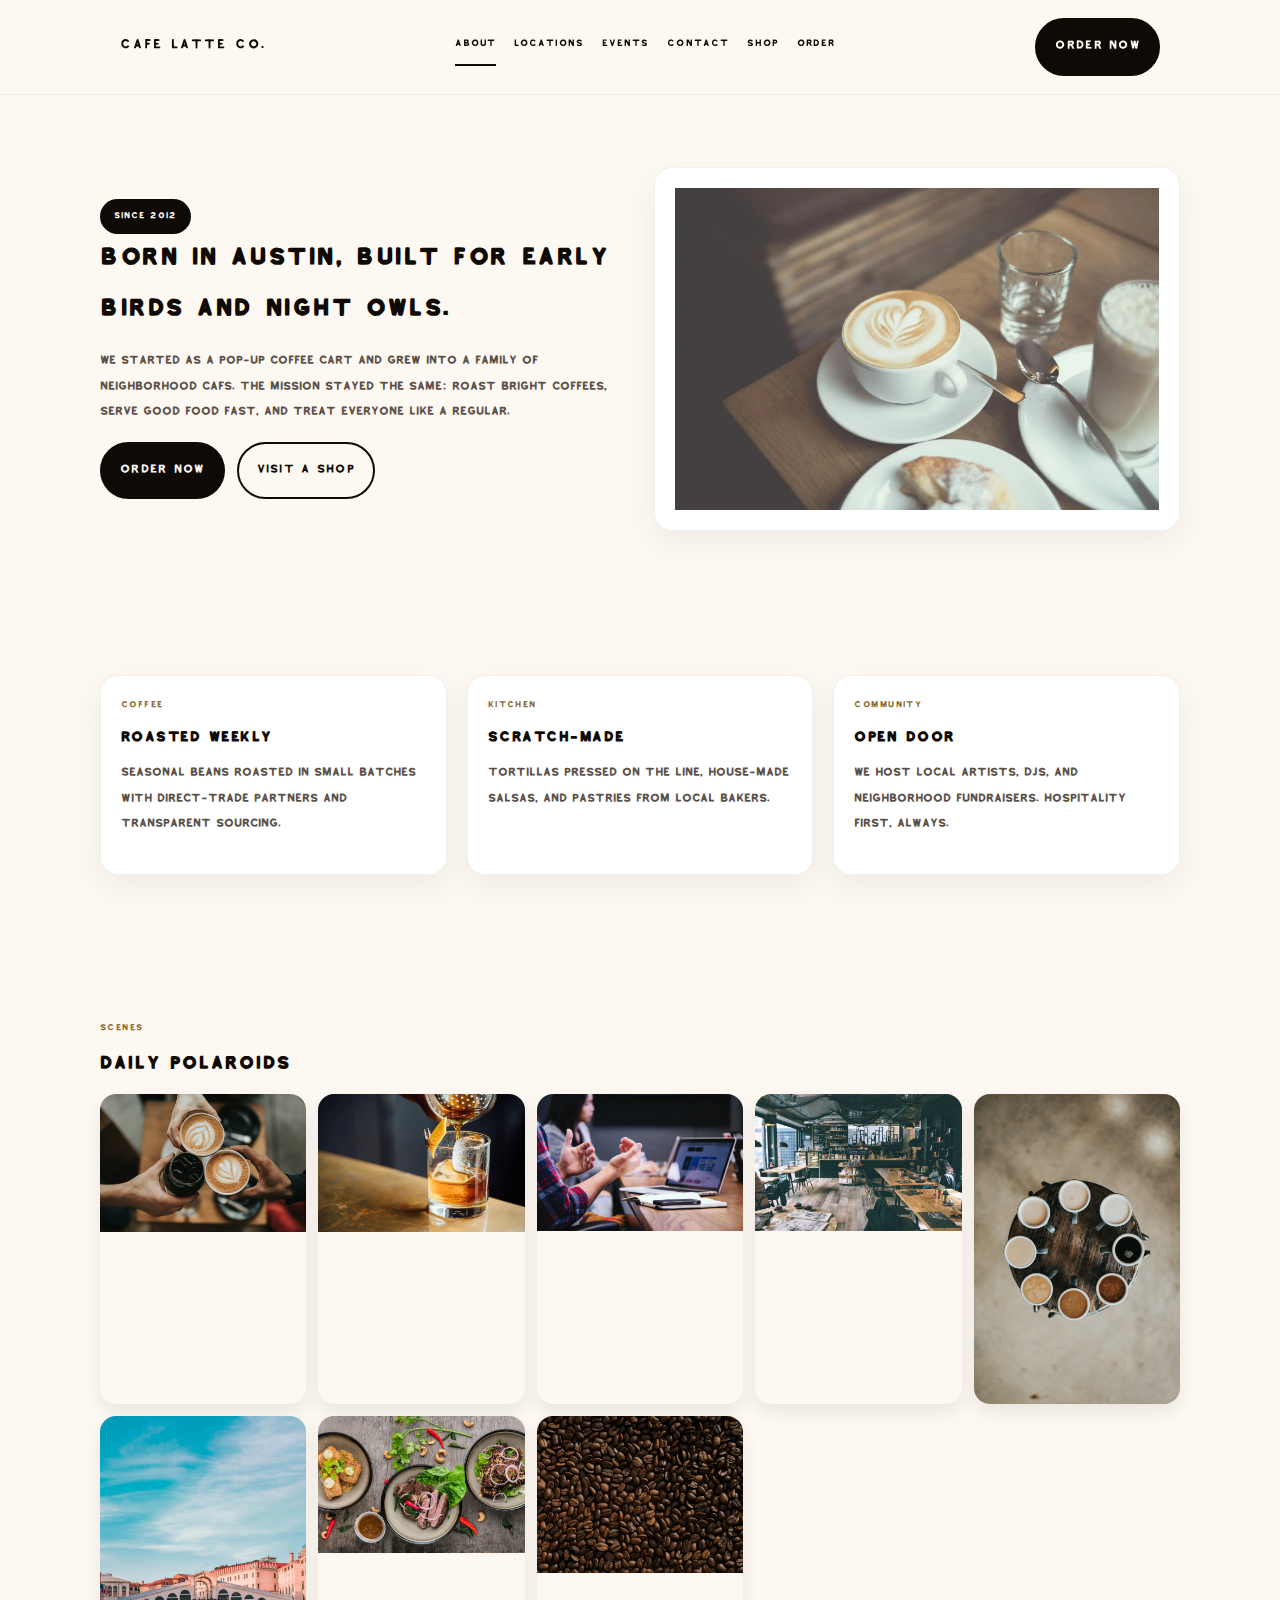
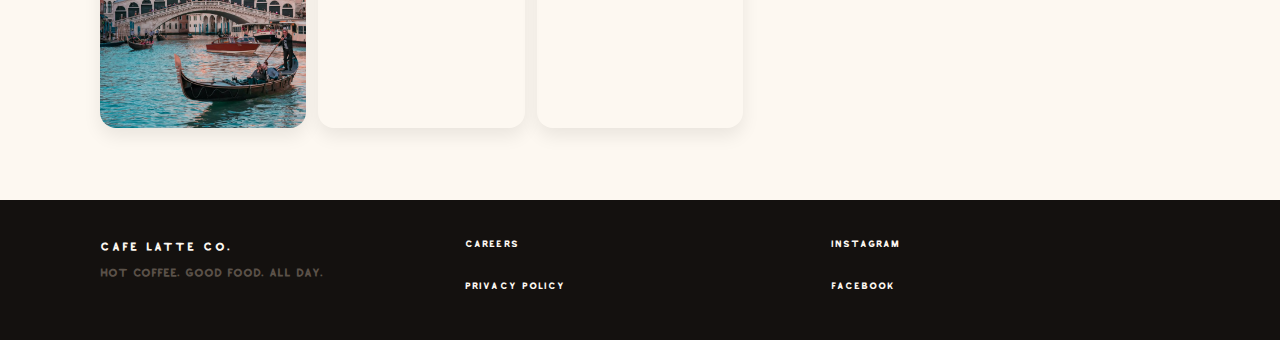
<file: about/index.html>
<!doctype html>
<html lang="en">
<head>
  <meta charset="UTF-8">
  <meta name="viewport" content="width=device-width, initial-scale=1.0">
  <title>About | Cafe Latte Co.</title>
  <meta name="description" content="Our Austin-born coffee shop story, values, and the crew roasting, cooking, and serving every day.">
  <meta property="og:title" content="About Cafe Latte Co.">
  <meta property="og:description" content="Coffee, tacos, and community across Austin.">
  <meta property="og:image" content="../assets/images/sunlit-lounge.jpg">
  <link rel="stylesheet" href="../assets/css/styles.css">
  <script>window.__BASE_PATH__ = "../";</script>
  <script src="../assets/js/main.js" defer></script>
</head>
<body data-page="about">
  <header data-nav></header>
  <main class="page">
    <section class="section">
      <div class="container split">
        <div>
          <div class="pill">Since 2012</div>
          <h1>Born in Austin, built for early birds and night owls.</h1>
          <p>We started as a pop-up coffee cart and grew into a family of neighborhood cafés. The mission stayed the same: roast bright coffees, serve good food fast, and treat everyone like a regular.</p>
          <div class="btn-row">
            <a class="btn primary" href="../order/">Order now</a>
            <a class="btn" href="../locations/">Visit a shop</a>
          </div>
        </div>
        <div class="card">
          <picture>
            <source srcset="../assets/images/sunlit-lounge.webp" type="image/webp">
            <img src="../assets/images/sunlit-lounge.jpg" alt="Light-filled cafe interior">
          </picture>
        </div>
      </div>
    </section>
    <section class="section">
      <div class="container grid cards-3">
        <div class="card">
          <div class="eyebrow">Coffee</div>
          <h3>Roasted weekly</h3>
          <p>Seasonal beans roasted in small batches with direct-trade partners and transparent sourcing.</p>
        </div>
        <div class="card">
          <div class="eyebrow">Kitchen</div>
          <h3>Scratch-made</h3>
          <p>Tortillas pressed on the line, house-made salsas, and pastries from local bakers.</p>
        </div>
        <div class="card">
          <div class="eyebrow">Community</div>
          <h3>Open door</h3>
          <p>We host local artists, DJs, and neighborhood fundraisers. Hospitality first, always.</p>
        </div>
      </div>
    </section>
    <div data-photo-grid></div>
  </main>
  <div data-footer></div>
</body>
</html>
</file>
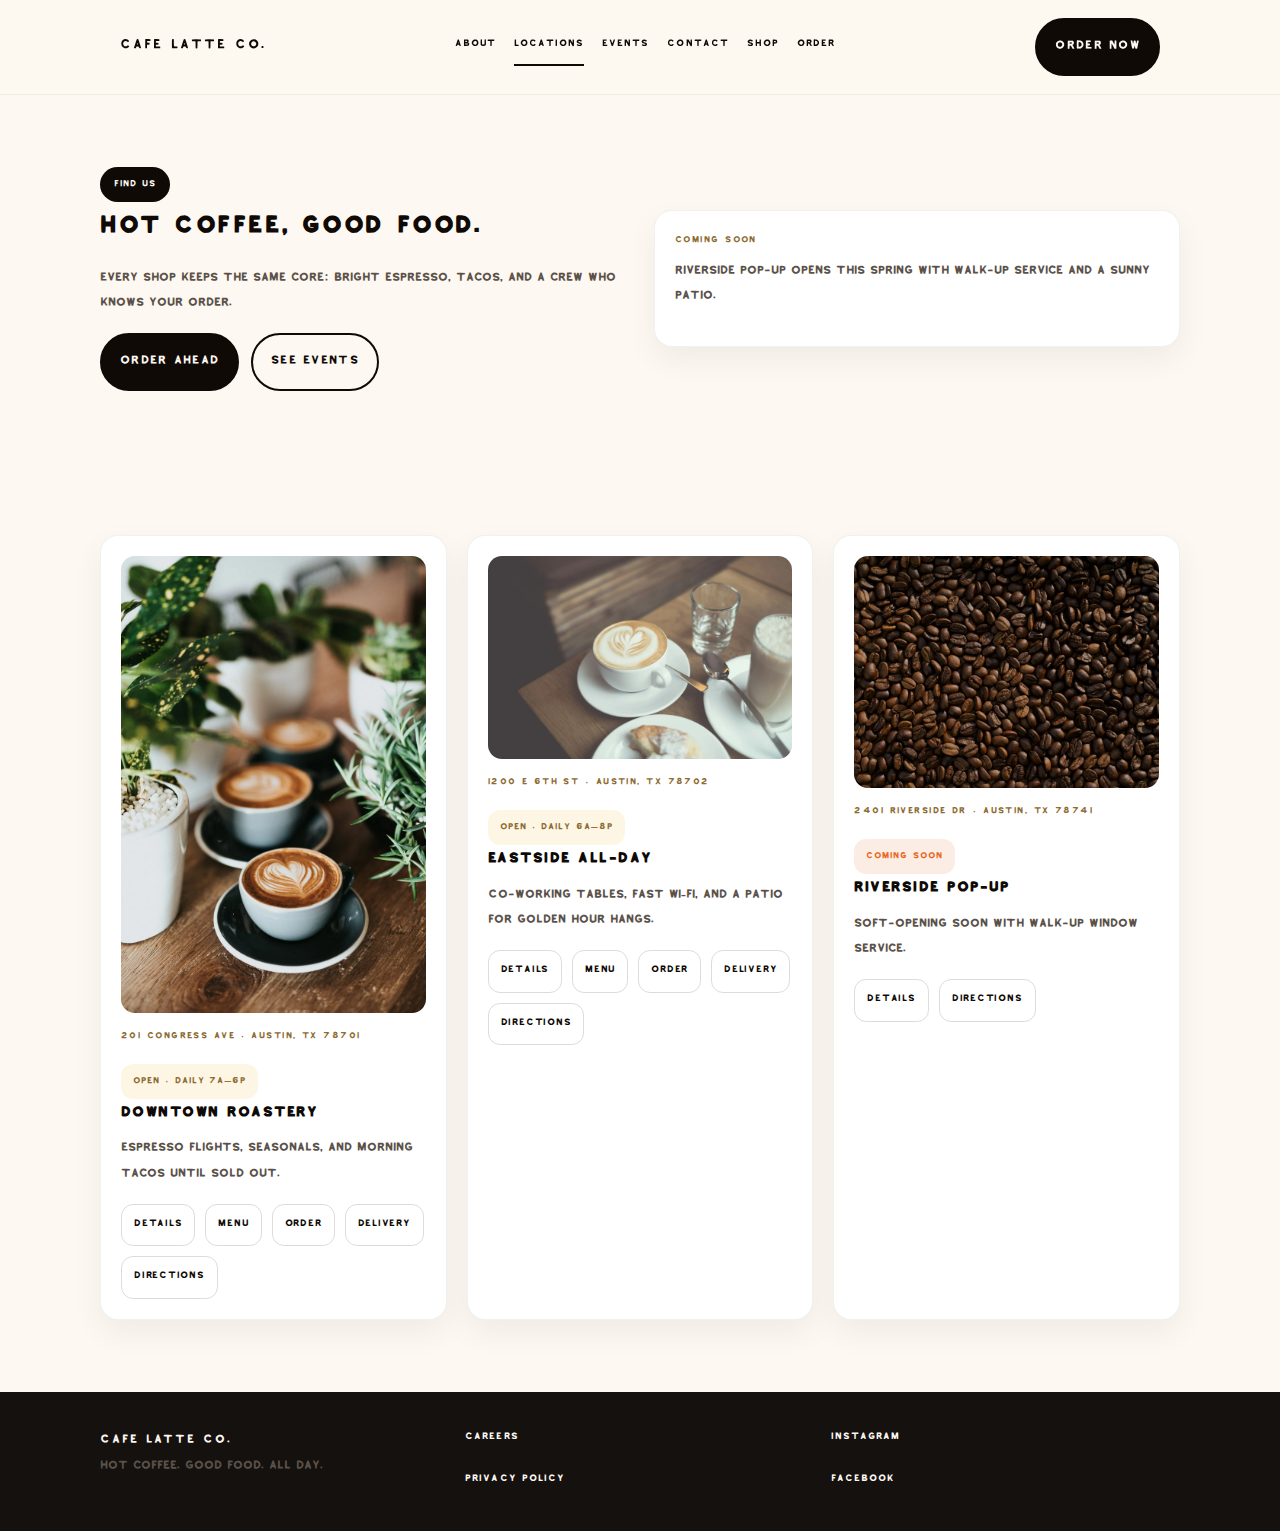
<file: locations/index.html>
<!doctype html>
<html lang="en">
<head>
  <meta charset="UTF-8">
  <meta name="viewport" content="width=device-width, initial-scale=1.0">
  <title>Locations | Cafe Latte Co.</title>
  <meta name="description" content="Find a Cafe Latte Co. location near you. Hours, addresses, and ordering links.">
  <meta property="og:title" content="Cafe Latte Co. Locations">
  <meta property="og:description" content="Coffee, tacos, and community across Austin.">
  <meta property="og:image" content="../assets/images/bar-line.jpg">
  <link rel="stylesheet" href="../assets/css/styles.css">
  <script>window.__BASE_PATH__ = "../";</script>
  <script src="../assets/js/main.js" defer></script>
</head>
<body data-page="locations">
  <header data-nav></header>
  <main class="page">
    <section class="section">
      <div class="container split">
        <div>
          <div class="pill">Find us</div>
          <h1>Hot coffee, good food.</h1>
          <p>Every shop keeps the same core: bright espresso, tacos, and a crew who knows your order.</p>
          <div class="btn-row">
            <a class="btn primary" href="../order/">Order ahead</a>
            <a class="btn" href="../events/">See events</a>
          </div>
        </div>
        <div class="card">
          <p class="eyebrow">Coming soon</p>
          <p>Riverside pop-up opens this spring with walk-up service and a sunny patio.</p>
        </div>
      </div>
    </section>
    <section class="section">
      <div class="container grid cards-3" data-locations-list></div>
    </section>
  </main>
  <div data-footer></div>
</body>
</html>
</file>
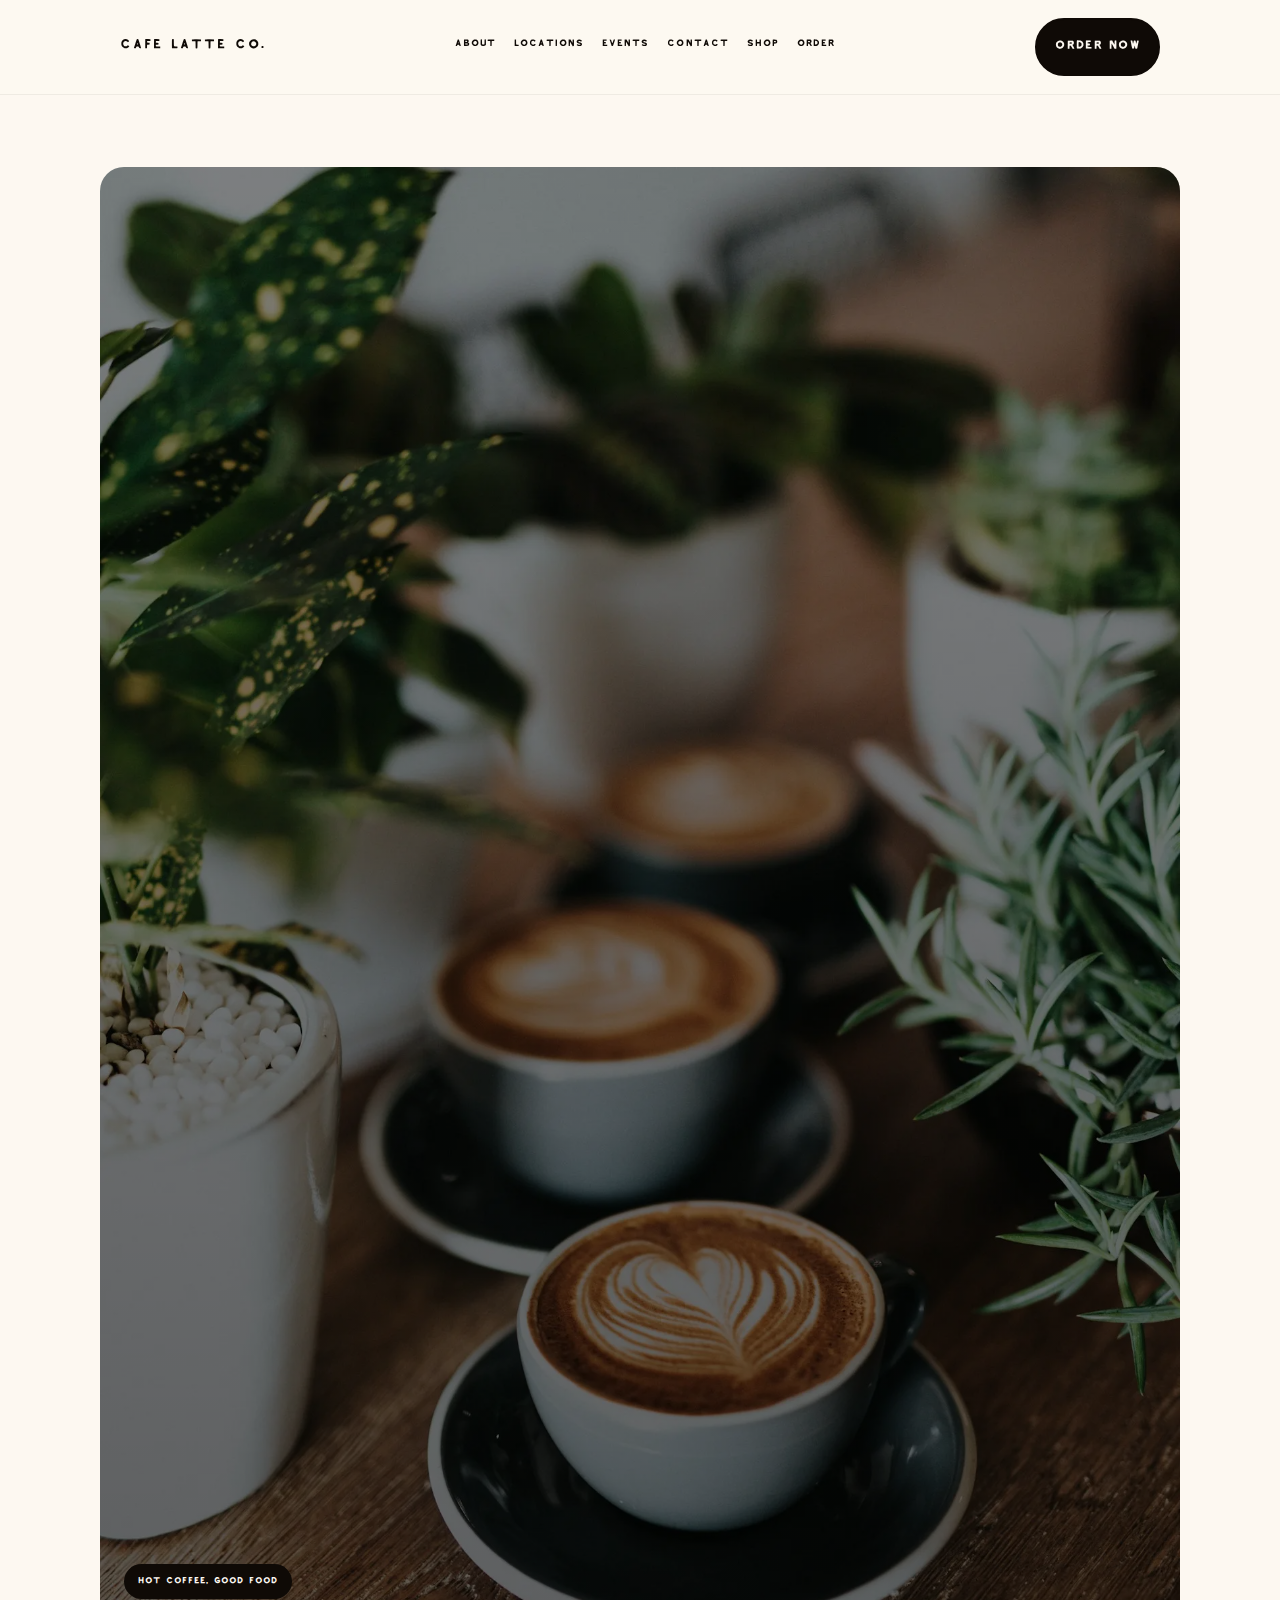
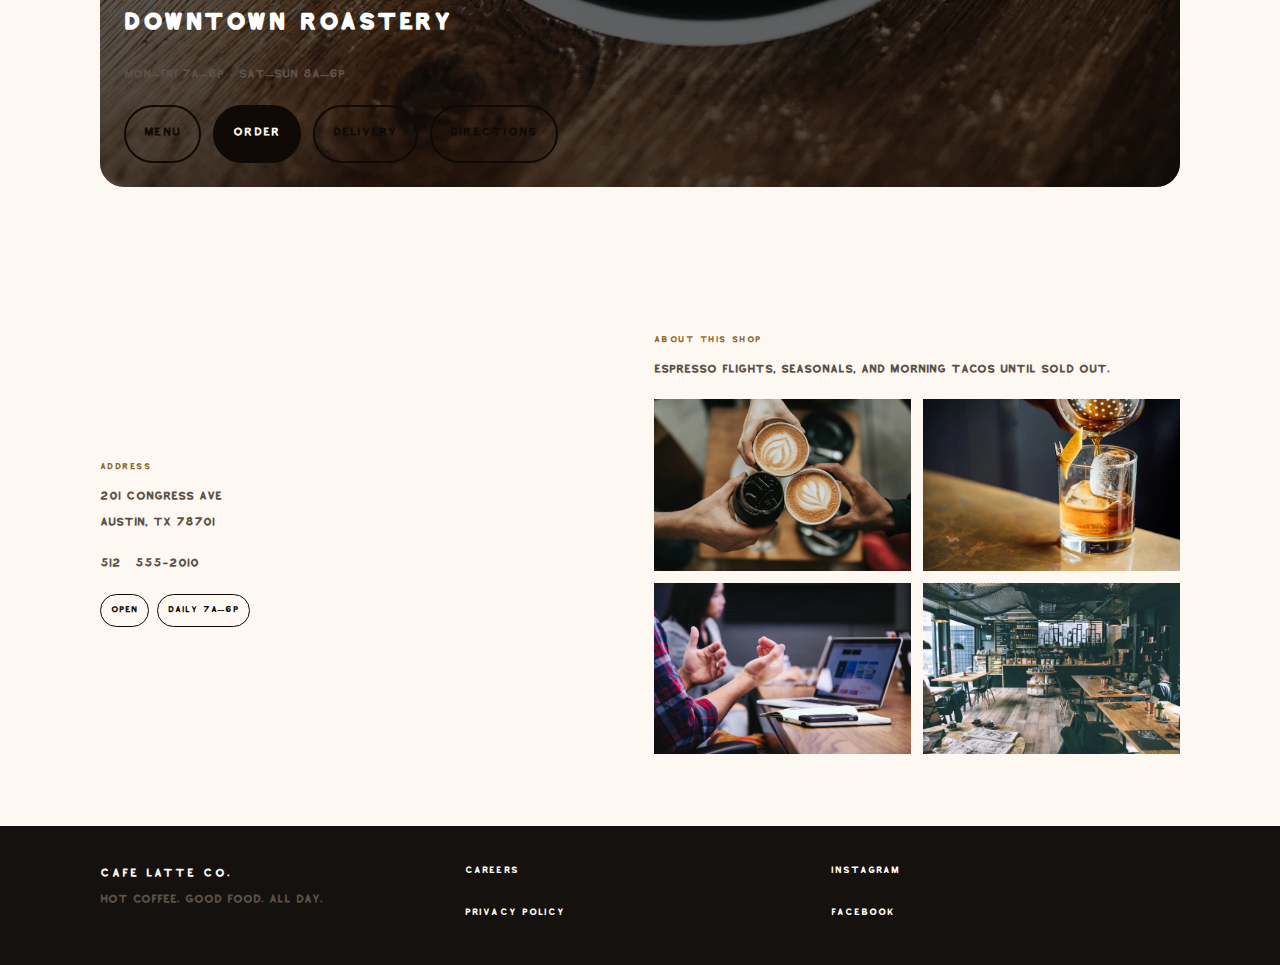
<file: locations/downtown.html>
<!doctype html>
<html lang="en">
<head>
  <meta charset="UTF-8">
  <meta name="viewport" content="width=device-width, initial-scale=1.0">
  <title>Downtown Roastery | Cafe Latte Co.</title>
  <meta name="description" content="Details, hours, and ordering for Downtown Roastery at Cafe Latte Co..">
  <meta property="og:title" content="Downtown Roastery | Cafe Latte Co.">
  <meta property="og:description" content="Coffee, tacos, and community in 201 Congress Ave, Austin, TX 78701.">
  <meta property="og:image" content="../assets/images/bar-line.jpg">
  <link rel="stylesheet" href="../assets/css/styles.css">
  <script>window.__BASE_PATH__ = "../";</script>
  <script src="../assets/js/main.js" defer></script>
</head>
<body data-page="location-detail" data-location-slug="downtown">
  <header data-nav></header>
  <main class="page">
    <div data-location-detail></div>
  </main>
  <div data-footer></div>
</body>
</html>
</file>
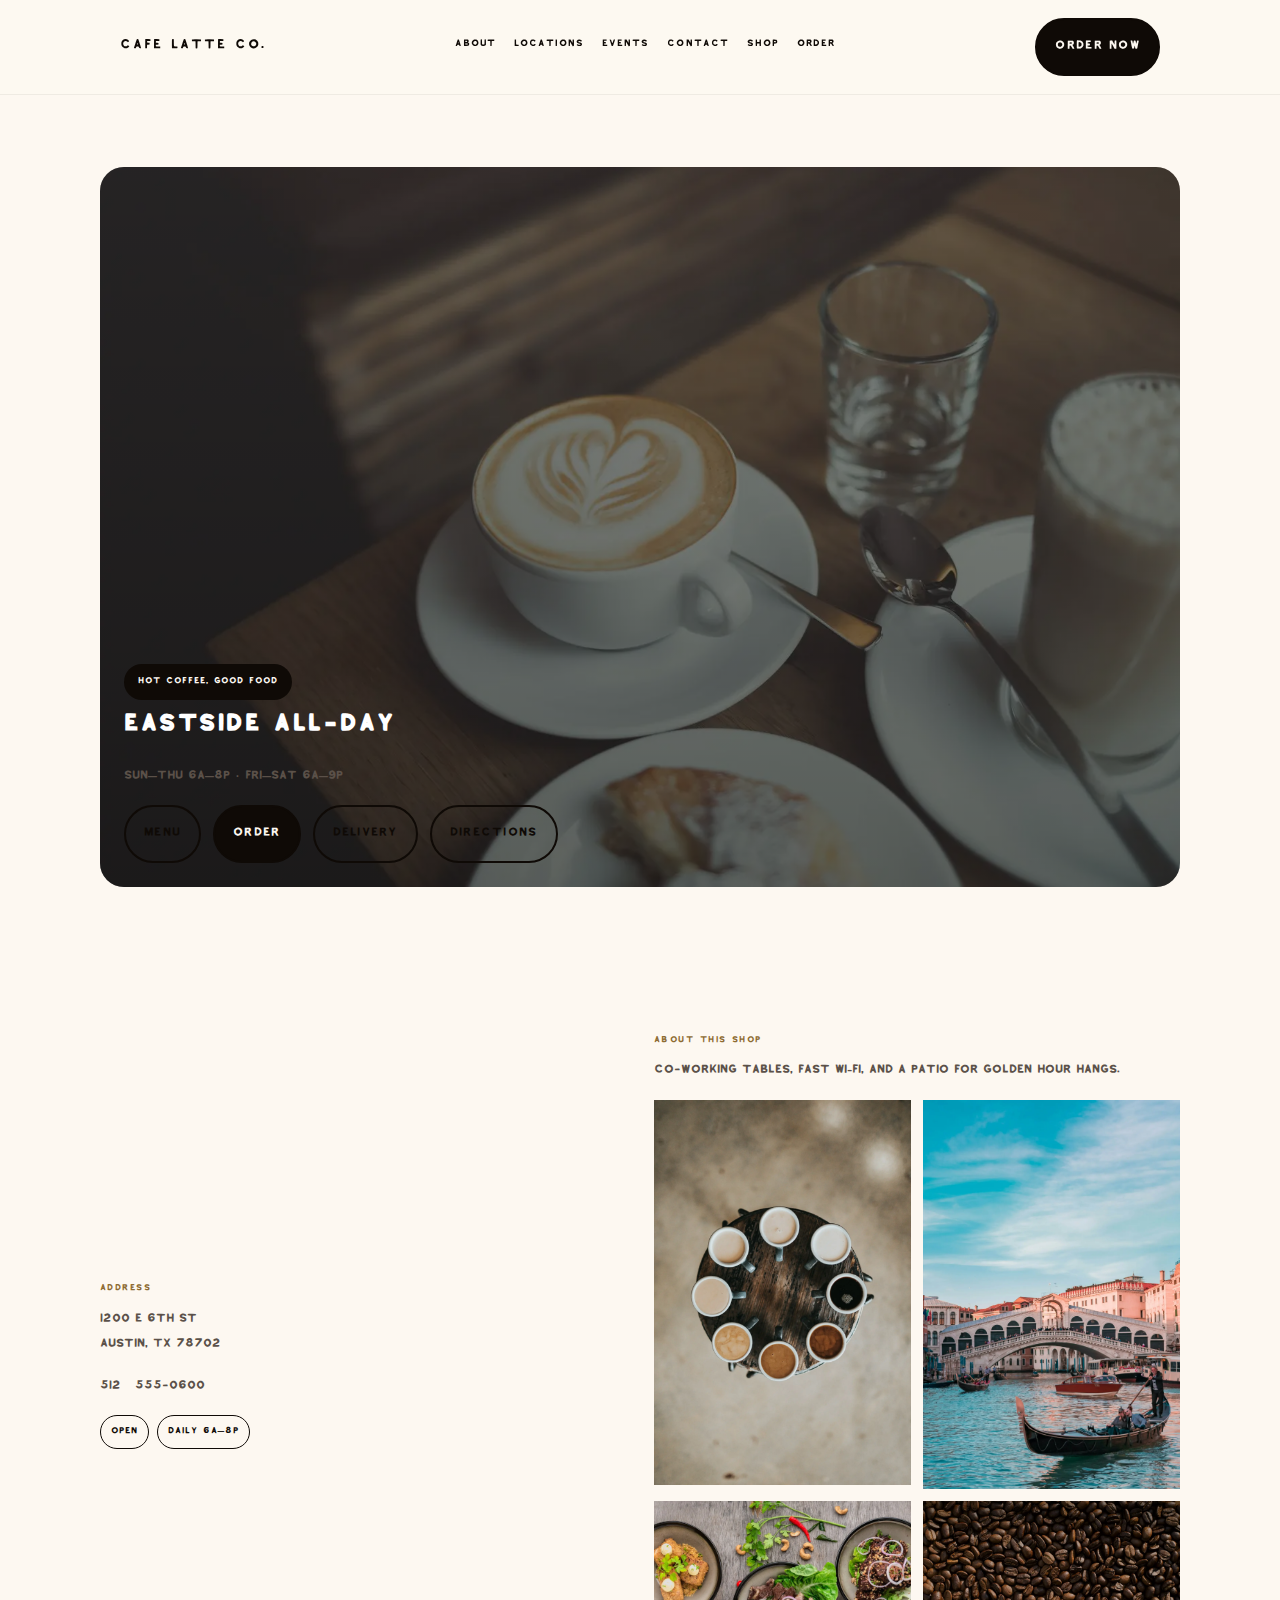
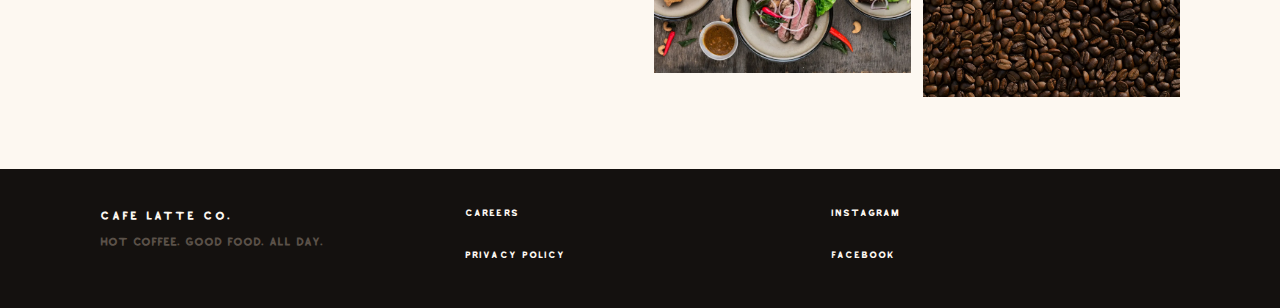
<file: locations/eastside.html>
<!doctype html>
<html lang="en">
<head>
  <meta charset="UTF-8">
  <meta name="viewport" content="width=device-width, initial-scale=1.0">
  <title>Eastside All-Day | Cafe Latte Co.</title>
  <meta name="description" content="Details, hours, and ordering for Eastside All-Day at Cafe Latte Co..">
  <meta property="og:title" content="Eastside All-Day | Cafe Latte Co.">
  <meta property="og:description" content="Coffee, tacos, and community in 1200 E 6th St, Austin, TX 78702.">
  <meta property="og:image" content="../assets/images/sunlit-lounge.jpg">
  <link rel="stylesheet" href="../assets/css/styles.css">
  <script>window.__BASE_PATH__ = "../";</script>
  <script src="../assets/js/main.js" defer></script>
</head>
<body data-page="location-detail" data-location-slug="eastside">
  <header data-nav></header>
  <main class="page">
    <div data-location-detail></div>
  </main>
  <div data-footer></div>
</body>
</html>
</file>
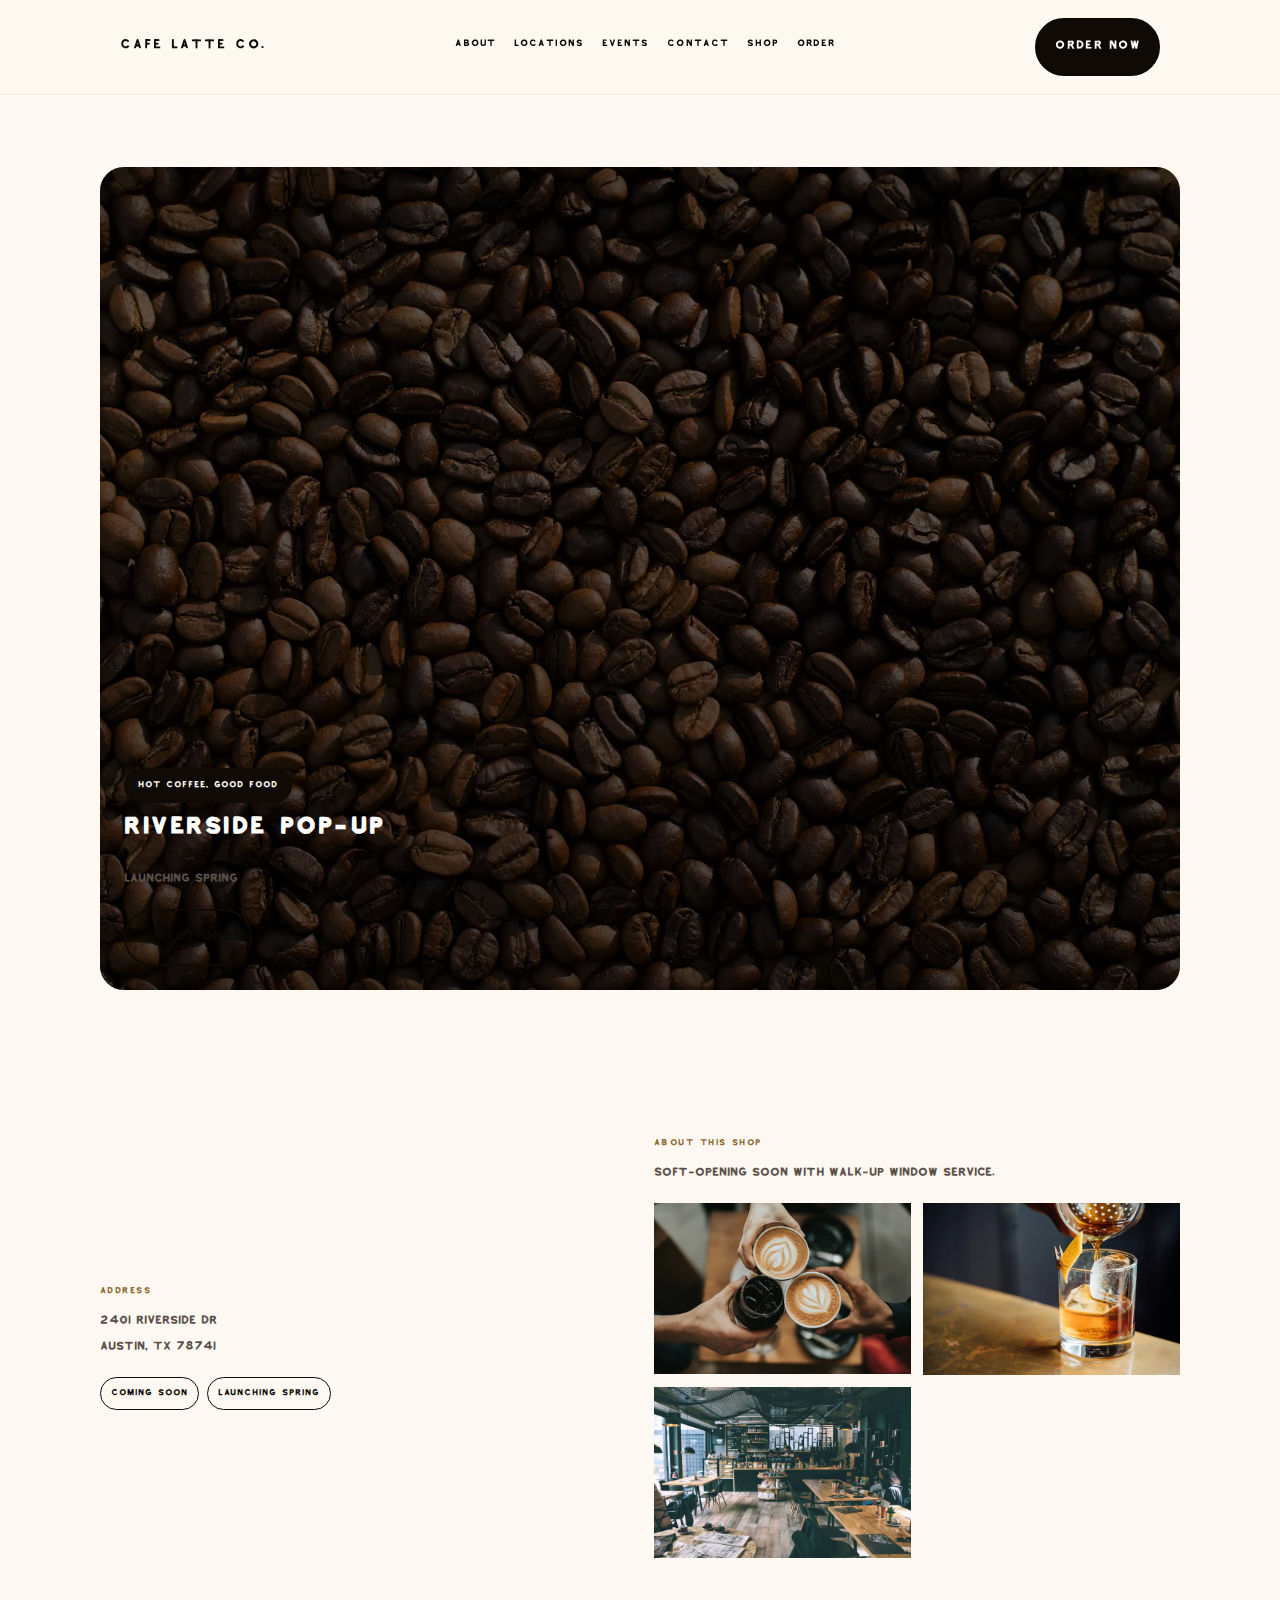
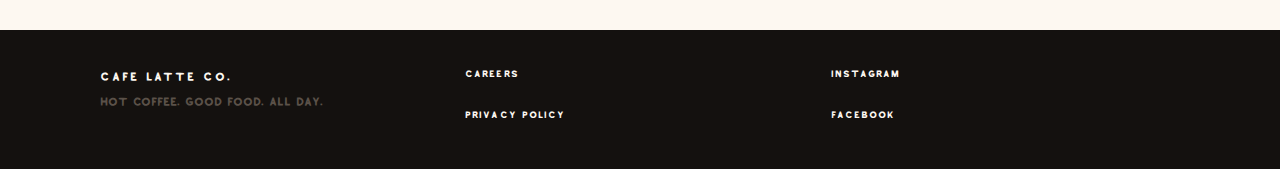
<file: locations/riverside.html>
<!doctype html>
<html lang="en">
<head>
  <meta charset="UTF-8">
  <meta name="viewport" content="width=device-width, initial-scale=1.0">
  <title>Riverside Pop-Up | Cafe Latte Co.</title>
  <meta name="description" content="Details, hours, and ordering for Riverside Pop-Up at Cafe Latte Co..">
  <meta property="og:title" content="Riverside Pop-Up | Cafe Latte Co.">
  <meta property="og:description" content="Coffee, tacos, and community in 2401 Riverside Dr, Austin, TX 78741.">
  <meta property="og:image" content="../assets/images/night-exterior.jpg">
  <link rel="stylesheet" href="../assets/css/styles.css">
  <script>window.__BASE_PATH__ = "../";</script>
  <script src="../assets/js/main.js" defer></script>
</head>
<body data-page="location-detail" data-location-slug="riverside">
  <header data-nav></header>
  <main class="page">
    <div data-location-detail></div>
  </main>
  <div data-footer></div>
</body>
</html>
</file>
<file: assets/css/styles.css>
@font-face {
  font-family: "CafeLatteCo";
  src: url("../fonts/CafeLatteCoFont.woff2") format("woff2"),
       url("../fonts/CafeLatteCoFont.woff") format("woff");
  font-weight: 400;
  font-style: normal;
  font-display: swap;
}

:root {
  --font-display: "CafeLatteCo", "Helvetica Neue", Arial, sans-serif;
  --font-body: "CafeLatteCo", "Helvetica Neue", Arial, sans-serif;
  --color-ink: #0f0a06;
  --color-cream: #fdf8f1;
  --color-amber: #f4c95d;
  --color-olive: #8d6b32;
  --color-rust: #e86824;
  --color-graphite: #14110f;
  --color-muted: #5b5149;
  --container: 1080px;
  --transition: 180ms ease;
}

*,
*::before,
*::after {
  box-sizing: border-box;
}

body {
  margin: 0;
  font-family: var(--font-body);
  background: var(--color-cream);
  color: var(--color-ink);
  line-height: 1.6;
  text-rendering: optimizeLegibility;
}

img {
  max-width: 100%;
  display: block;
}

a {
  color: inherit;
  text-decoration: none;
}

h1,
h2,
h3,
h4 {
  font-family: var(--font-display);
  letter-spacing: 0.08em;
  text-transform: uppercase;
  margin: 0 0 0.4em;
}

p {
  margin: 0 0 1em;
  color: var(--color-muted);
}

.page {
  min-height: 100vh;
  display: flex;
  flex-direction: column;
}

.section {
  padding: 72px 20px;
}

.container {
  width: min(100%, var(--container));
  margin: 0 auto;
}

.pill {
  display: inline-flex;
  align-items: center;
  padding: 8px 14px;
  border-radius: 999px;
  background: var(--color-ink);
  color: var(--color-cream);
  font-size: 12px;
  letter-spacing: 0.08em;
  text-transform: uppercase;
}

.eyebrow {
  font-size: 12px;
  letter-spacing: 0.12em;
  text-transform: uppercase;
  color: var(--color-olive);
  margin-bottom: 8px;
}

.btn-row {
  display: flex;
  flex-wrap: wrap;
  gap: 12px;
}

.btn {
  display: inline-flex;
  align-items: center;
  justify-content: center;
  padding: 14px 18px;
  border-radius: 999px;
  font-family: var(--font-display);
  letter-spacing: 0.08em;
  text-transform: uppercase;
  border: 2px solid var(--color-ink);
  color: var(--color-ink);
  background: transparent;
  cursor: pointer;
  transition: transform var(--transition), background var(--transition), color var(--transition);
}

.btn.primary {
  background: var(--color-ink);
  color: var(--color-cream);
}

.btn:focus-visible {
  outline: 2px solid var(--color-rust);
  outline-offset: 2px;
}

.btn:hover {
  transform: translateY(-2px);
}

.chip {
  display: inline-flex;
  padding: 6px 10px;
  border-radius: 999px;
  border: 1px solid var(--color-ink);
  font-size: 12px;
  letter-spacing: 0.08em;
  text-transform: uppercase;
}

header {
  position: sticky;
  top: 0;
  z-index: 20;
  backdrop-filter: blur(14px);
  background: rgba(253, 248, 241, 0.9);
  border-bottom: 1px solid rgba(15, 10, 6, 0.06);
}

.nav {
  display: flex;
  align-items: center;
  justify-content: space-between;
  padding: 18px 20px;
  width: min(100%, var(--container));
  margin: 0 auto;
}

.nav__brand {
  font-family: var(--font-display);
  letter-spacing: 0.12em;
  text-transform: uppercase;
  font-size: 18px;
}

.nav__links {
  display: flex;
  align-items: center;
  gap: 18px;
}

.nav__links a {
  letter-spacing: 0.08em;
  text-transform: uppercase;
  font-size: 13px;
  padding: 8px 0;
  border-bottom: 2px solid transparent;
  transition: border-color var(--transition);
}

.nav__links a:hover,
.nav__links a[aria-current="page"] {
  border-color: var(--color-ink);
}

.nav__cta {
  margin-left: 12px;
}

.nav__toggle {
  display: none;
  background: none;
  border: 0;
  padding: 8px;
  cursor: pointer;
}

.nav__toggle span {
  display: block;
  width: 22px;
  height: 2px;
  margin: 5px 0;
  background: var(--color-ink);
}

.mobile-drawer {
  position: fixed;
  inset: 0;
  background: rgba(20, 17, 15, 0.9);
  color: var(--color-cream);
  display: none;
  flex-direction: column;
  padding: 28px 20px;
  gap: 20px;
}

.mobile-drawer.open {
  display: flex;
}

.mobile-drawer a {
  font-family: var(--font-display);
  letter-spacing: 0.12em;
  text-transform: uppercase;
  font-size: 18px;
  padding: 8px 0;
}

.hero {
  padding: 96px 20px 40px;
  position: relative;
  overflow: hidden;
}

.hero::before {
  content: "";
  position: absolute;
  inset: 0;
  background: radial-gradient(circle at 20% 20%, rgba(244, 201, 93, 0.35), transparent 40%),
              radial-gradient(circle at 80% 10%, rgba(232, 104, 36, 0.28), transparent 32%);
  z-index: 0;
}

.hero__inner {
  position: relative;
  z-index: 1;
  display: grid;
  grid-template-columns: repeat(auto-fit, minmax(280px, 1fr));
  gap: 36px;
  align-items: center;
  width: min(100%, var(--container));
  margin: 0 auto;
}

.hero__headline {
  font-size: clamp(32px, 6vw, 48px);
  line-height: 1.05;
}

.hero__subhead {
  max-width: 520px;
}

.hero__media {
  position: relative;
  aspect-ratio: 4 / 5;
  border-radius: 24px;
  overflow: hidden;
  box-shadow: 0 20px 60px rgba(0, 0, 0, 0.12);
}

.hero__media img {
  width: 100%;
  height: 100%;
  object-fit: cover;
  transform: scale(1.04);
  animation: slow-pan 18s ease-in-out infinite alternate;
}

.badge {
  display: inline-flex;
  align-items: center;
  gap: 8px;
  padding: 8px 12px;
  border: 1px solid var(--color-ink);
  border-radius: 999px;
  font-size: 12px;
  letter-spacing: 0.08em;
  text-transform: uppercase;
  background: rgba(15, 10, 6, 0.04);
}

.grid {
  display: grid;
  gap: 20px;
}

.grid.cards-3 {
  grid-template-columns: repeat(auto-fit, minmax(260px, 1fr));
}

.grid.cards-2 {
  grid-template-columns: repeat(auto-fit, minmax(320px, 1fr));
}

.card {
  background: #fff;
  border-radius: 18px;
  padding: 20px;
  border: 1px solid rgba(15, 10, 6, 0.06);
  box-shadow: 0 12px 32px rgba(0, 0, 0, 0.06);
}

.card__img {
  border-radius: 14px;
  overflow: hidden;
  margin-bottom: 14px;
}

.location-card__meta {
  display: flex;
  flex-wrap: wrap;
  gap: 10px;
  align-items: center;
  font-size: 14px;
  color: var(--color-muted);
}

.location-card__links {
  display: flex;
  flex-wrap: wrap;
  gap: 10px;
  margin-top: 12px;
}

.location-card__links a {
  padding: 10px 12px;
  border-radius: 12px;
  border: 1px solid rgba(15, 10, 6, 0.14);
  font-size: 13px;
  letter-spacing: 0.06em;
  text-transform: uppercase;
}

.announcement {
  display: grid;
  grid-template-columns: repeat(auto-fit, minmax(260px, 1fr));
  gap: 18px;
  align-items: center;
}

.announcement img {
  border-radius: 14px;
  box-shadow: 0 10px 30px rgba(0, 0, 0, 0.1);
}

.photo-grid {
  display: grid;
  grid-template-columns: repeat(auto-fill, minmax(180px, 1fr));
  gap: 12px;
}

.photo-grid picture {
  display: block;
  border-radius: 16px;
  overflow: hidden;
  box-shadow: 0 8px 18px rgba(0, 0, 0, 0.08);
}

.split {
  display: grid;
  grid-template-columns: repeat(auto-fit, minmax(280px, 1fr));
  gap: 28px;
  align-items: center;
}

.list {
  display: grid;
  gap: 16px;
  padding: 0;
  margin: 0;
  list-style: none;
}

.list li {
  padding-bottom: 8px;
  border-bottom: 1px solid rgba(15, 10, 6, 0.08);
}

.contact-form {
  display: grid;
  gap: 14px;
}

.contact-form label {
  display: grid;
  gap: 6px;
  font-size: 14px;
  letter-spacing: 0.04em;
  text-transform: uppercase;
}

.contact-form input,
.contact-form textarea {
  width: 100%;
  padding: 12px;
  border-radius: 12px;
  border: 1px solid rgba(15, 10, 6, 0.2);
  font-family: var(--font-body);
  background: #fff;
}

.contact-form textarea {
  min-height: 140px;
  resize: vertical;
}

.contact-meta {
  display: grid;
  gap: 12px;
}

.event-card {
  display: grid;
  grid-template-columns: 120px 1fr;
  gap: 16px;
  align-items: center;
}

.event-card img {
  border-radius: 12px;
  height: 100%;
  object-fit: cover;
}

.tag-row {
  display: flex;
  gap: 8px;
  flex-wrap: wrap;
}

.location-hero {
  position: relative;
  border-radius: 24px;
  overflow: hidden;
  min-height: 360px;
}

.location-hero img {
  width: 100%;
  height: 100%;
  object-fit: cover;
}

.location-hero__overlay {
  position: absolute;
  inset: 0;
  background: linear-gradient(180deg, rgba(0, 0, 0, 0.45), rgba(0, 0, 0, 0.6));
  color: #fff;
  display: flex;
  align-items: flex-end;
  padding: 24px;
}

.location-hero__content {
  max-width: 520px;
}

.footer {
  background: var(--color-graphite);
  color: var(--color-cream);
  padding: 36px 20px;
  margin-top: auto;
}

.footer__inner {
  width: min(100%, var(--container));
  margin: 0 auto;
  display: grid;
  grid-template-columns: repeat(auto-fit, minmax(220px, 1fr));
  gap: 16px;
}

.footer a {
  color: var(--color-cream);
  letter-spacing: 0.08em;
  text-transform: uppercase;
  font-size: 13px;
}

.footer__brand {
  letter-spacing: 0.12em;
}

.muted {
  color: var(--color-muted);
}

.status-chip {
  display: inline-flex;
  align-items: center;
  gap: 6px;
  padding: 8px 12px;
  border-radius: 12px;
  background: rgba(244, 201, 93, 0.16);
  color: var(--color-olive);
  font-size: 12px;
  letter-spacing: 0.08em;
  text-transform: uppercase;
}

.status-chip.coming {
  background: rgba(232, 104, 36, 0.12);
  color: var(--color-rust);
}

.gallery {
  display: grid;
  grid-template-columns: repeat(auto-fit, minmax(220px, 1fr));
  gap: 12px;
}

.order-card {
  display: flex;
  align-items: center;
  justify-content: space-between;
  gap: 14px;
  padding: 18px;
  border-radius: 16px;
  background: #fff;
  border: 1px solid rgba(15, 10, 6, 0.08);
  box-shadow: 0 10px 24px rgba(0, 0, 0, 0.06);
}

.order-card__actions {
  display: flex;
  gap: 10px;
  flex-wrap: wrap;
}

.alert {
  padding: 12px 14px;
  border-radius: 12px;
  background: rgba(232, 104, 36, 0.12);
  color: var(--color-graphite);
  border: 1px solid rgba(232, 104, 36, 0.4);
}

@keyframes slow-pan {
  from {
    transform: scale(1.04) translateY(0);
  }
  to {
    transform: scale(1.08) translateY(-6px);
  }
}

@media (max-width: 900px) {
  .nav__links,
  .nav__cta {
    display: none;
  }

  .nav__toggle {
    display: block;
  }

  .event-card {
    grid-template-columns: 1fr;
  }
}

@media (max-width: 640px) {
  .section {
    padding: 56px 16px;
  }

  .hero {
    padding-top: 78px;
  }

  .order-card {
    flex-direction: column;
    align-items: flex-start;
  }
}
</file>
